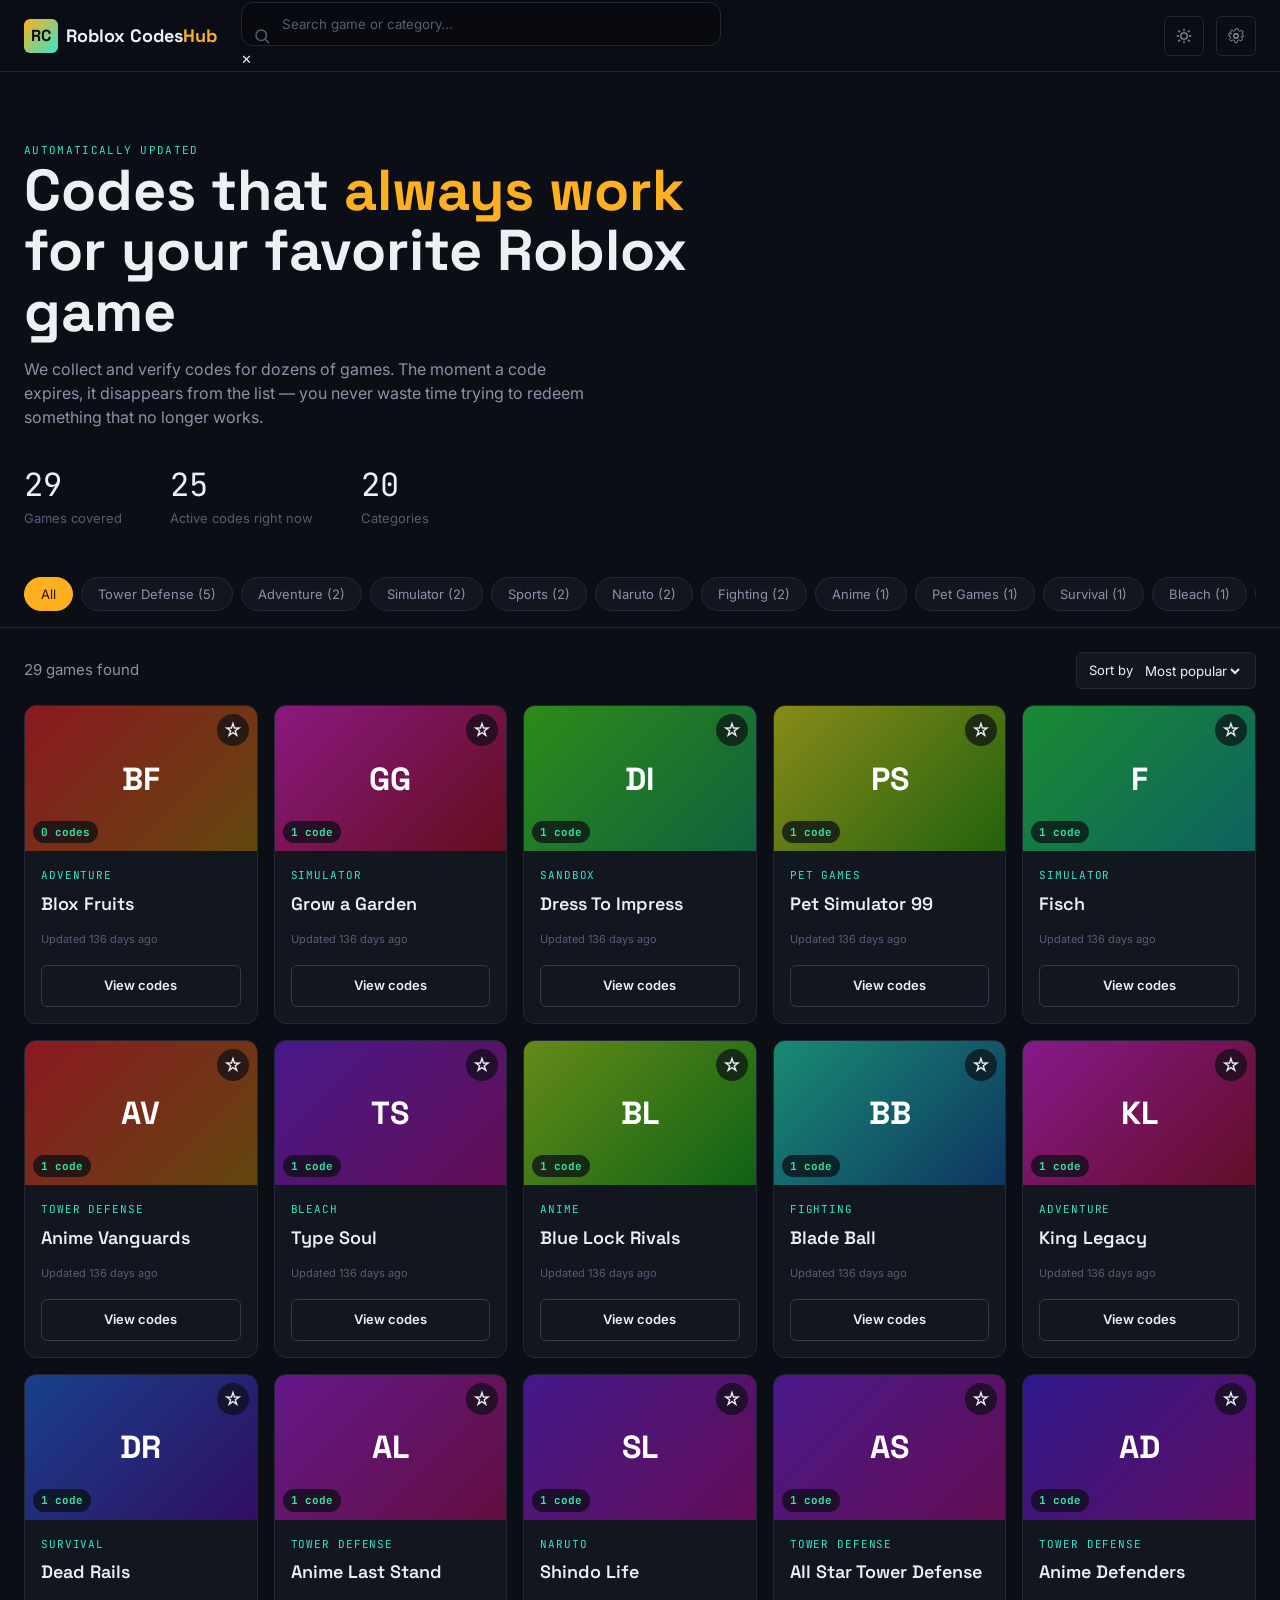
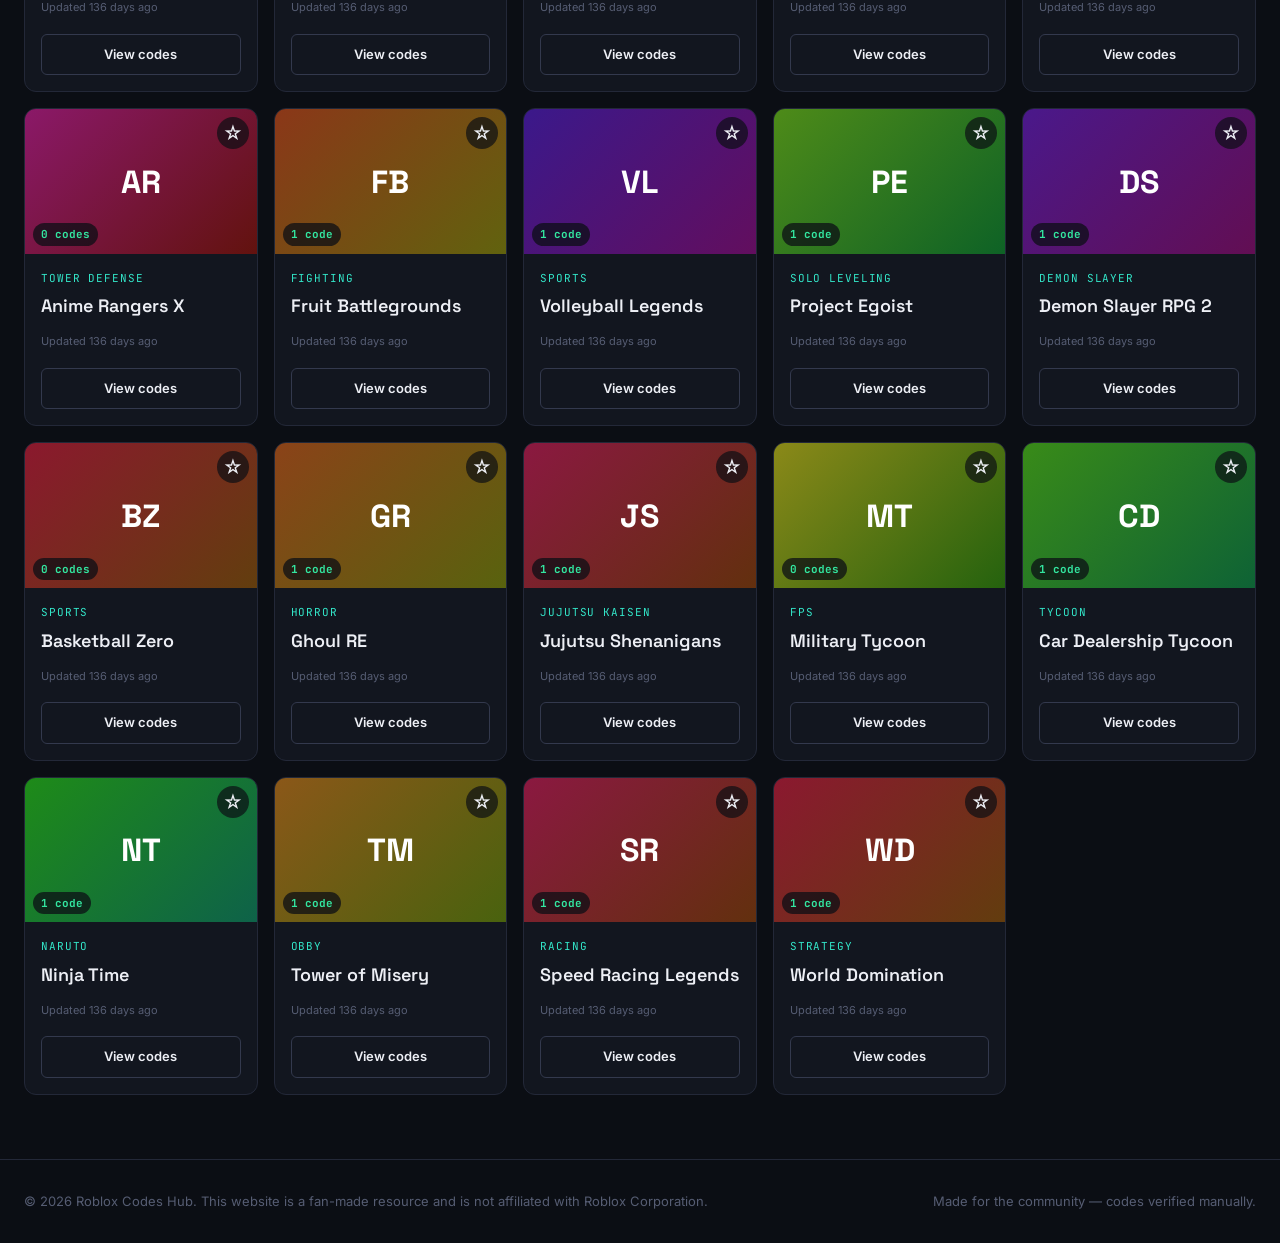
<file: index.html>
<!DOCTYPE html>
<html lang="en" dir="ltr">

<head>

<meta charset="UTF-8">

<meta 
name="viewport" 
content="width=device-width, initial-scale=1.0">


<title>
Roblox Codes Hub — Active codes updated daily
</title>


<meta 
name="description" 
content="Find active, verified codes for the most popular Roblox games: Blox Fruits, Grow a Garden, Pet Simulator 99, Fisch and dozens more. Codes are checked regularly and removed when they stop working.">


<meta 
name="robots" 
content="index, follow">


<meta 
name="author" 
content="Roblox Codes Hub">


<meta 
name="application-name" 
content="Roblox Codes Hub">


<meta 
name="apple-mobile-web-app-title" 
content="Roblox Codes Hub">


<meta 
name="format-detection" 
content="telephone=no">


<meta 
name="keywords" 
content="Roblox codes, Roblox promo codes, Blox Fruits codes, Grow a Garden codes, Pet Simulator 99 codes">



<link 
rel="canonical" 
href="https://1anxtz.github.io/Roblox-Codes-Hub/">



<meta 
name="theme-color" 
content="#0B0E14"
media="(prefers-color-scheme: dark)">



<meta 
name="theme-color" 
content="#F3F1EC"
media="(prefers-color-scheme: light)">





<!-- Open Graph -->


<meta 
property="og:type" 
content="website">


<meta 
property="og:title" 
content="Roblox Codes Hub — Active codes updated daily">


<meta 
property="og:description" 
content="Active, verified codes for dozens of popular Roblox games, always up to date.">


<meta 
property="og:url" 
content="https://1anxtz.github.io/Roblox-Codes-Hub/">


<meta 
property="og:site_name" 
content="Roblox Codes Hub">


<meta 
property="og:locale" 
content="en_US">


<meta 
property="og:image" 
content="https://1anxtz.github.io/Roblox-Codes-Hub/assets/og/og-image.png">


<meta 
property="og:image:type" 
content="image/png">


<meta 
property="og:image:width" 
content="1200">


<meta 
property="og:image:height" 
content="630">


<meta 
property="og:image:alt" 
content="Roblox Codes Hub — always-active codes for your favorite Roblox games">






<!-- Twitter Card -->


<meta 
name="twitter:card" 
content="summary_large_image">


<meta 
name="twitter:title" 
content="Roblox Codes Hub — Active codes updated daily">


<meta 
name="twitter:description" 
content="Active, verified codes for dozens of popular Roblox games, always up to date.">


<meta 
name="twitter:image" 
content="https://1anxtz.github.io/Roblox-Codes-Hub/assets/og/og-image.png">


<meta 
name="twitter:image:alt" 
content="Roblox Codes Hub — always-active codes for your favorite Roblox games">






<!-- Structured Data -->


<script type="application/ld+json">

{
  "@context": "https://schema.org",
  "@type": "WebSite",
  "name": "Roblox Codes Hub",
  "url": "https://1anxtz.github.io/Roblox-Codes-Hub/",
  "description": "Find active and verified Roblox game codes updated regularly.",
  "potentialAction": {
    "@type": "SearchAction",
    "target": "https://1anxtz.github.io/Roblox-Codes-Hub/?search={search_term_string}",
    "query-input": "required name=search_term_string"
  }
}

</script>





<link 
rel="icon" 
type="image/svg+xml" 
href="assets/images/favicon.svg">



<link 
rel="preconnect" 
href="https://fonts.googleapis.com">


<link 
rel="preconnect" 
href="https://fonts.gstatic.com" 
crossorigin>


<link 
rel="stylesheet"
href="https://fonts.googleapis.com/css2?family=Space+Grotesk:wght@500;600;700&family=Inter:wght@400;500;600&family=JetBrains+Mono:wght@500;600&display=swap">



<link 
rel="stylesheet" 
href="assets/css/styles.css">



</head>


<body><header class="site-header">


<div class="site-header__inner">



<a 
href="index.html" 
class="logo" 
aria-label="Roblox Codes Hub homepage">


<span 
class="logo__mark" 
aria-hidden="true">

RC

</span>



<span class="logo__text">

Roblox Codes<span>Hub</span>

</span>


</a>







<form 
class="search-bar"
role="search">



<svg
class="search-bar__icon"
width="18"
height="18"
viewBox="0 0 24 24"
fill="none"
aria-hidden="true">


<circle
cx="11"
cy="11"
r="7"
stroke="currentColor"
stroke-width="2"/>


<path
d="M21 21L16.65 16.65"
stroke="currentColor"
stroke-width="2"
stroke-linecap="round"/>


</svg>







<label
for="search-input"
class="visually-hidden">

Search game by name or category

</label>







<input

id="search-input"

type="search"

placeholder="Search game or category..."

autocomplete="off"

>







<button

id="search-clear"

class="search-bar__clear"

type="button"

aria-label="Clear search">


✕


</button>





</form>









<div class="header-actions">






<button

id="theme-toggle"

class="icon-btn"

aria-pressed="false"

aria-label="Toggle light/dark theme"

title="Toggle theme">





<svg

width="18"

height="18"

viewBox="0 0 24 24"

fill="none"

aria-hidden="true">





<path

d="M12 3V5M12 19V21M5 12H3M21 12H19M6.3 6.3L4.9 4.9M19.1 19.1L17.7 17.7M17.7 6.3L19.1 4.9M4.9 19.1L6.3 17.7"

stroke="currentColor"

stroke-width="1.7"

stroke-linecap="round"/>







<circle

cx="12"

cy="12"

r="4.3"

stroke="currentColor"

stroke-width="1.7"/>



</svg>


</button>









<a

href="admin.html"

class="icon-btn"

title="Admin panel"

aria-label="Admin panel">





<svg

width="18"

height="18"

viewBox="0 0 24 24"

fill="none"

aria-hidden="true">





<path

d="M12 15a3 3 0 100-6 3 3 0 000 6z"

stroke="currentColor"

stroke-width="1.7"/>







<path

d="M19.4 13a1.65 1.65 0 00.33 1.82l.06.06a2 2 0 11-2.83 2.83l-.06-.06a1.65 1.65 0 00-1.82-.33 1.65 1.65 0 00-1 1.51V19a2 2 0 11-4 0v-.09a1.65 1.65 0 00-1-1.51 1.65 1.65 0 00-1.82.33l-.06.06a2 2 0 11-2.83-2.83l.06-.06a1.65 1.65 0 00.33-1.82 1.65 1.65 0 00-1.51-1H4a2 2 0 110-4h.09A1.65 1.65 0 005.6 9.6a1.65 1.65 0 00-.33-1.82l-.06-.06a2 2 0 112.83-2.83l.06.06a1.65 1.65 0 001.82.33H10a1.65 1.65 0 001-1.51V4a2 2 0 114 0v.09a1.65 1.65 0 001 1.51 1.65 1.65 0 001.82-.33l.06-.06a2 2 0 112.83 2.83l-.06.06a1.65 1.65 0 00-.33 1.82V10c.63.19 1.51.6 1.51 1.51V13z"

stroke="currentColor"

stroke-width="1.3"/>



</svg>


</a>






</div>


</div>


</header>







<main>



<div class="container">



<section class="hero">



<span class="hero__eyebrow">

Automatically updated

</span>







<h1>

Codes that <em>always work</em> for your favorite Roblox game

</h1>







<p>

We collect and verify codes for dozens of games.
The moment a code expires, it disappears from the list —
you never waste time trying to redeem something that no longer works.

</p>







<div class="hero__stats">





<div>


<div 
class="hero__stat-value"
id="stat-games">

—

</div>



<div class="hero__stat-label">

Games covered

</div>


</div>








<div>


<div 
class="hero__stat-value"
id="stat-codes">

—

</div>



<div class="hero__stat-label">

Active codes right now

</div>


</div>








<div>


<div 
class="hero__stat-value"
id="stat-categories">

—

</div>



<div class="hero__stat-label">

Categories

</div>


</div>





</div>



</section>



</div></div>


</section>


</div>









<nav 
class="category-rail"
aria-label="Game categories">



<div class="container">



<div

class="category-rail__scroll"

id="category-rail"

role="tablist">


</div>



</div>


</nav>









<div class="container">






<div class="toolbar">





<span

class="toolbar__count"

id="result-count"

aria-live="polite">


</span>








<label class="sort-select">


Sort by






<select id="sort-select">



<option value="popular">

Most popular

</option>





<option value="recent">

Most recent

</option>





<option value="az">

Alphabetical

</option>



</select>



</label>



</div>









<div

class="game-grid"

id="game-grid"

aria-live="polite">


</div>









<div

class="empty-state"

id="empty-state"

hidden>





<div class="empty-state__icon">

🎮

</div>







<h3>

No games found

</h3>







<p>

Try searching for a different name or pick another category.

</p>





</div>







</div>





</main>









<footer class="site-footer">





<div class="container site-footer__inner">





<span>

© 2026 Roblox Codes Hub.
This website is a fan-made resource and is not affiliated with Roblox Corporation.

</span>







<span>

Made for the community — codes verified manually.

</span>





</div>





</footer>









<button

class="back-to-top"

id="back-to-top"

aria-label="Back to top">





<svg

width="18"

height="18"

viewBox="0 0 24 24"

fill="none"

aria-hidden="true">





<path

d="M12 19V5M12 5L5 12M12 5L19 12"

stroke="currentColor"

stroke-width="2.2"

stroke-linecap="round"

stroke-linejoin="round"/>





</svg>





</button>









<script

type="module"

src="assets/js/main.js">

</script>







</body>


</html>
</file>
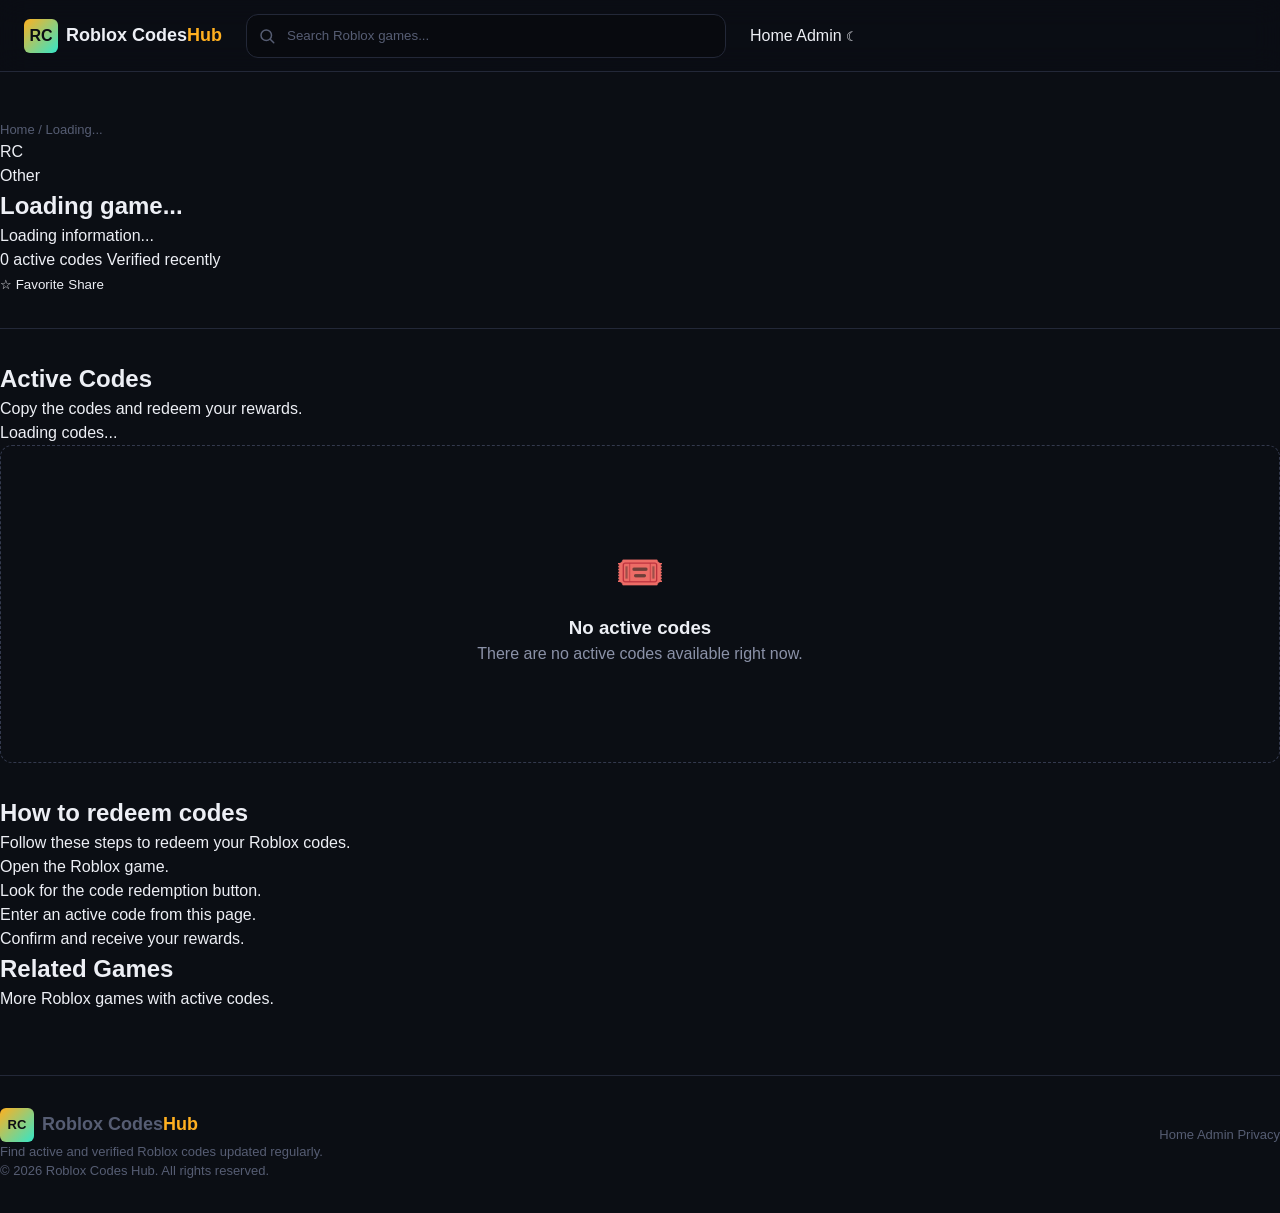
<file: game.html>
<!DOCTYPE html>
<html lang="en">

<head>

  <meta charset="UTF-8">

  <meta
    name="viewport"
    content="width=device-width, initial-scale=1.0"
  >

  <title id="page-title">
    Active Codes | Roblox Codes Hub
  </title>


  <meta
    id="meta-description"
    name="description"
    content="Find active and verified Roblox game codes updated regularly."
  >


  <!-- SEO -->

  <meta
    name="robots"
    content="index,follow"
  >

  <meta
    name="author"
    content="Roblox Codes Hub"
  >

  <meta
    name="application-name"
    content="Roblox Codes Hub"
  >

  <meta
    name="keywords"
    content="Roblox codes, Roblox promo codes, Blox Fruits codes, Grow a Garden codes, Anime Vanguards codes, Pet Simulator 99 codes"
  >


  <link
    id="canonical-link"
    rel="canonical"
    href="https://1anxtz.github.io/Roblox-Codes-Hub/game.html"
  >


  <meta
    name="theme-color"
    content="#0B0E14"
  >


  <!-- Open Graph -->

  <meta
    property="og:type"
    content="website"
  >

  <meta
    id="og-title"
    property="og:title"
    content="Active Codes | Roblox Codes Hub"
  >

  <meta
    id="og-description"
    property="og:description"
    content="Active and verified Roblox codes updated regularly."
  >

  <meta
    id="og-url"
    property="og:url"
    content="https://1anxtz.github.io/Roblox-Codes-Hub/game.html"
  >

  <meta
    property="og:site_name"
    content="Roblox Codes Hub"
  >

  <meta
    property="og:image"
    content="https://1anxtz.github.io/Roblox-Codes-Hub/assets/images/og-image.png"
  >


  <!-- Twitter -->

  <meta
    name="twitter:card"
    content="summary_large_image"
  >

  <meta
    id="twitter-title"
    name="twitter:title"
    content="Active Codes | Roblox Codes Hub"
  >

  <meta
    id="twitter-description"
    name="twitter:description"
    content="Active and verified Roblox codes updated regularly."
  >

  <meta
    name="twitter:image"
    content="https://1anxtz.github.io/Roblox-Codes-Hub/assets/images/og-image.png"
  >


  <link
    rel="icon"
    type="image/svg+xml"
    href="assets/images/favicon.svg"
  >


  <link
    rel="stylesheet"
    href="assets/css/styles.css"
  >


</head>


<body class="game-page">


<header class="site-header">

  <div class="site-header__inner">


    <a
      href="./"
      class="logo"
      aria-label="Roblox Codes Hub homepage"
    >

      <span
        class="logo__mark"
        aria-hidden="true"
      >
        RC
      </span>


      <span class="logo__text">

        Roblox Codes<span>Hub</span>

      </span>


    </a>



    <div class="search-bar">


      <svg
        class="search-bar__icon"
        width="18"
        height="18"
        viewBox="0 0 24 24"
        fill="none"
        aria-hidden="true"
      >

        <circle
          cx="11"
          cy="11"
          r="7"
          stroke="currentColor"
          stroke-width="2"
        />

        <path
          d="M21 21L16.65 16.65"
          stroke="currentColor"
          stroke-width="2"
          stroke-linecap="round"
        />

      </svg>


      <input
        id="search-input"
        class="search-bar__input"
        type="search"
        placeholder="Search Roblox games..."
        autocomplete="off"
        aria-label="Search Roblox games"
      >


    </div>



    <nav
      class="site-nav"
      aria-label="Main navigation"
    >

      <a
        href="./"
        class="site-nav__link"
      >
        Home
      </a>


      <a
        href="admin.html"
        class="site-nav__link"
      >
        Admin
      </a>


      <button
        id="theme-toggle"
        class="icon-button"
        type="button"
        aria-label="Toggle theme"
      >

        ☾

      </button>


    </nav>


  </div>


</header><main class="game-main">


  <section
    class="game-hero"
    id="game-hero"
  >


    <div class="game-hero__content">


      <div
        class="breadcrumb"
      >

        <a href="./">
          Home
        </a>


        <span>
          /
        </span>


        <span id="breadcrumb-name">
          Loading...
        </span>


      </div>



      <div class="game-header">


        <div
          id="game-thumb"
          class="game-thumb"
          aria-label="Game thumbnail"
        >

          <span>
            RC
          </span>


        </div>




        <div class="game-information">


          <div
            id="game-category"
            class="game-category"
          >

            Other

          </div>



          <h1
            id="game-name"
            class="game-title"
          >

            Loading game...

          </h1>



          <p
            id="game-desc"
            class="game-description"
          >

            Loading information...

          </p>



          <div class="game-stats">


            <span
              id="game-active-count"
              class="game-stat"
            >

              0 active codes

            </span>



            <span
              id="game-last-verified"
              class="game-stat"
            >

              Verified recently

            </span>


          </div>



          <div class="game-actions">


            <button
              id="fav-btn"
              class="button button--secondary"
              type="button"
              aria-pressed="false"
            >

              ☆ Favorite

            </button>



            <button
              id="share-btn"
              class="button button--primary"
              type="button"
            >

              Share

            </button>


          </div>


        </div>


      </div>


    </div>


  </section>




  <section
    class="codes-section"
  >


    <div class="section-header">


      <div>

        <h2>
          Active Codes
        </h2>


        <p>
          Copy the codes and redeem your rewards.
        </p>


      </div>



      <button
        id="reveal-expired"
        class="button button--secondary"
        type="button"
        hidden
      >

        Show expired codes

      </button>



    </div>




    <div
      id="ticket-grid"
      class="ticket-grid"
    >


      <div class="loading-state">

        Loading codes...

      </div>


    </div>



    <div
      id="codes-empty"
      class="empty-state"
    >

      <div class="empty-state__icon">
        🎟️
      </div>


      <h3>
        No active codes
      </h3>


      <p>
        There are no active codes available right now.
      </p>


    </div>



  </section>  <section
    class="redeem-section"
  >

    <div class="redeem-card">


      <h2>
        How to redeem codes
      </h2>


      <p>
        Follow these steps to redeem your Roblox codes.
      </p>



      <ol class="redeem-steps">


        <li>

          Open the Roblox game.

        </li>


        <li>

          Look for the code redemption button.

        </li>


        <li>

          Enter an active code from this page.

        </li>


        <li>

          Confirm and receive your rewards.

        </li>


      </ol>


    </div>


  </section>





  <section
    class="related-section"
    id="related-section"
  >


    <div class="section-header">


      <div>


        <h2>
          Related Games
        </h2>


        <p>
          More Roblox games with active codes.
        </p>


      </div>


    </div>




    <div
      class="game-grid"
      id="related-games"
    >



    </div>


  </section>




</main>





<button
  id="back-to-top"
  class="back-to-top"
  type="button"
  aria-label="Back to top"
>

  ↑

</button><footer class="site-footer">


  <div class="site-footer__inner">


    <div class="footer-brand">


      <div class="logo">


        <span
          class="logo__mark"
          aria-hidden="true"
        >

          RC

        </span>



        <span class="logo__text">

          Roblox Codes<span>Hub</span>

        </span>


      </div>



      <p>

        Find active and verified Roblox codes updated regularly.

      </p>


    </div>




    <div class="footer-links">


      <a href="./">

        Home

      </a>


      <a href="admin.html">

        Admin

      </a>


      <a href="#">

        Privacy

      </a>


    </div>



  </div>




  <div class="footer-bottom">


    ©

    <span id="current-year"></span>

    Roblox Codes Hub. All rights reserved.



  </div>



</footer>




<script
  type="module"
  src="assets/js/page-game.js"
></script>



<script>

  const year =
    document.getElementById('current-year');


  if (year) {

    year.textContent =
      new Date().getFullYear();

  }


</script>



</body>

</html>
</file>
<file: assets/css/styles.css>
@import url('tokens.css');

/* =========================================================
   ROBLOX CODES HUB — MAIN STYLES
   Fixed compatibility with ui.js
   ========================================================= */


/* ============ RESET ============ */

*,
*::before,
*::after {

  box-sizing:border-box;
  margin:0;
  padding:0;

}


html {

  scroll-behavior:smooth;

}


body {

  background:var(--bg-void);

  color:var(--text-primary);

  font-family:var(--font-body);

  font-size:var(--fs-base);

  line-height:1.5;

  min-height:100vh;

  transition:
    background var(--transition-med),
    color var(--transition-med);

}



img {

  max-width:100%;
  display:block;

}



a {

  color:inherit;
  text-decoration:none;

}



button {

  font-family:inherit;

  cursor:pointer;

  border:none;

  background:none;

  color:inherit;

}



input,
select {

  font-family:inherit;

}



ul {

  list-style:none;

}



:focus-visible {

  outline:
    2px solid var(--accent-cyan);

  outline-offset:2px;

}



.visually-hidden {

  position:absolute;

  width:1px;

  height:1px;

  overflow:hidden;

  clip:rect(0 0 0 0);

}



.container {

  max-width:var(--max-width);

  margin-inline:auto;

  padding-inline:var(--sp-5);

}





/* ============ HEADER ============ */


.site-header {

  position:sticky;

  top:0;

  z-index:50;

  height:var(--header-h);

  background:rgba(11,14,20,.85);

  backdrop-filter:blur(14px);

  border-bottom:1px solid var(--line);

}



:root[data-theme="light"] .site-header {

  background:rgba(243,241,236,.88);

}



.site-header__inner {

  max-width:var(--max-width);

  margin-inline:auto;

  padding-inline:var(--sp-5);

  height:100%;

  display:flex;

  align-items:center;

  gap:var(--sp-5);

}





.logo {

  display:flex;

  align-items:center;

  gap:var(--sp-2);

  flex-shrink:0;

}



.logo__mark {

  width:34px;

  height:34px;

  border-radius:var(--radius-sm);

  background:
    linear-gradient(
      135deg,
      var(--accent-amber),
      var(--accent-cyan)
    );

  display:flex;

  align-items:center;

  justify-content:center;

  font-family:var(--font-display);

  font-weight:700;

  color:#0B0E14;

}



.logo__text {

  font-family:var(--font-display);

  font-weight:700;

  font-size:var(--fs-md);

}



.logo__text span {

  color:var(--accent-amber);

}





.search-bar {

  flex:1;

  max-width:480px;

  position:relative;

}



.search-bar input {

  width:100%;

  height:44px;

  background:var(--bg-inset);

  border:1px solid var(--line);

  border-radius:var(--radius-md);

  padding:

    0
    var(--sp-4)
    0
    40px;

  color:var(--text-primary);

}



.search-bar input::placeholder {

  color:var(--text-faint);

}



.search-bar input:focus {

  border-color:var(--accent-amber);

  box-shadow:var(--shadow-glow-amber);

  outline:none;

}



.search-bar__icon {

  position:absolute;

  left:12px;

  top:50%;

  transform:translateY(-50%);

  color:var(--text-faint);

}





.header-actions {

  display:flex;

  align-items:center;

  gap:var(--sp-3);

  margin-left:auto;

}



.icon-btn {

  width:40px;

  height:40px;

  border-radius:var(--radius-sm);

  display:flex;

  align-items:center;

  justify-content:center;

  border:1px solid var(--line);

  color:var(--text-muted);

}



.icon-btn:hover {

  background:var(--bg-surface-raised);

  color:var(--text-primary);

}





/* ============ HERO ============ */


.hero {

  padding:

    var(--sp-8)
    0
    var(--sp-6);

  position:relative;

}



.hero__eyebrow {

  font-family:var(--font-mono);

  font-size:var(--fs-2xs);

  text-transform:uppercase;

  letter-spacing:.12em;

  color:var(--accent-cyan);

  margin-bottom:var(--sp-3);

}



.hero h1 {

  font-family:var(--font-display);

  font-size:clamp(
    2rem,
    4.5vw,
    var(--fs-3xl)
  );

  line-height:1.05;

  max-width:18ch;

  margin-bottom:var(--sp-4);

}



.hero h1 em {

  color:var(--accent-amber);

  font-style:normal;

}



.hero p {

  color:var(--text-muted);

  max-width:56ch;

}





.hero__stats {

  display:flex;

  gap:var(--sp-7);

  margin-top:var(--sp-6);

  flex-wrap:wrap;

}



.hero__stat-value {

  font-family:var(--font-mono);

  font-size:var(--fs-xl);

}



.hero__stat-label {

  color:var(--text-faint);

  font-size:var(--fs-xs);

}





/* ============ CATEGORY ============ */


.category-rail {

  padding:var(--sp-4) 0;

  border-bottom:1px solid var(--line);

}



.category-rail__scroll {

  display:flex;

  gap:var(--sp-2);

  overflow-x:auto;

}



.chip {

  flex-shrink:0;

  padding:

    8px
    16px;

  border-radius:999px;

  border:1px solid var(--line);

  background:var(--bg-surface);

  color:var(--text-muted);

  font-size:var(--fs-xs);

}



.chip:hover {

  border-color:var(--line-strong);

}



.chip.is-active {

  background:var(--accent-amber);

  color:#1A1200;

  border-color:var(--accent-amber);

}
/* ============ TOOLBAR ============ */


.toolbar {

  display:flex;

  align-items:center;

  justify-content:space-between;

  gap:var(--sp-4);

  padding:

    var(--sp-5)
    0
    var(--sp-4);

  flex-wrap:wrap;

}



.toolbar__count {

  color:var(--text-muted);

  font-size:var(--fs-sm);

}



.toolbar__count strong {

  color:var(--text-primary);

}



.sort-select {

  display:flex;

  align-items:center;

  gap:var(--sp-2);

  background:var(--bg-surface);

  border:1px solid var(--line);

  border-radius:var(--radius-sm);

  padding:

    8px
    12px;

  font-size:var(--fs-xs);

}



.sort-select select {

  background:transparent;

  border:none;

  color:var(--text-primary);

}





/* ============ GAME GRID ============ */


.game-grid {

  display:grid;

  grid-template-columns:

    repeat(
      auto-fill,
      minmax(220px,1fr)
    );

  gap:var(--sp-4);

  padding-bottom:var(--sp-8);

}





/* ============ GAME CARD ============ */


.game-card {

  background:var(--bg-surface);

  border:1px solid var(--line);

  border-radius:var(--radius-md);

  overflow:hidden;

  display:flex;

  flex-direction:column;

  position:relative;

  transition:

    transform var(--transition-med),

    border-color var(--transition-med),

    box-shadow var(--transition-med);

}



.game-card:hover {

  transform:translateY(-4px);

  border-color:var(--line-strong);

  box-shadow:var(--shadow-card);

}





.game-card__thumb-link {

  display:block;

}



.game-card__thumb {

  aspect-ratio:16/10;

  position:relative;

  display:flex;

  justify-content:center;

  align-items:center;

  overflow:hidden;

  font-family:var(--font-display);

  font-size:2rem;

  font-weight:700;

  color:white;

}



.game-card__thumb img {

  width:100%;

  height:100%;

  object-fit:cover;

}





.game-card__fav {

  position:absolute;

  top:8px;

  right:8px;

  width:32px;

  height:32px;

  border-radius:50%;

  background:rgba(11,14,20,.7);

  backdrop-filter:blur(5px);

  display:flex;

  justify-content:center;

  align-items:center;

  font-size:1.2rem;

}



.game-card__fav:hover {

  background:rgba(11,14,20,.9);

}



.game-card__fav.is-fav {

  color:var(--accent-amber);

}





.game-card__badge-count {

  position:absolute;

  left:8px;

  bottom:8px;

  background:rgba(11,14,20,.75);

  padding:

    3px
    8px;

  border-radius:999px;

  color:var(--status-active);

  font-family:var(--font-mono);

  font-size:var(--fs-2xs);

}





.game-card__body {

  padding:var(--sp-4);

  display:flex;

  flex-direction:column;

  gap:6px;

  flex:1;

}



.game-card__category {

  font-family:var(--font-mono);

  color:var(--accent-cyan);

  font-size:var(--fs-2xs);

  text-transform:uppercase;

  letter-spacing:.08em;

}



.game-card__name {

  font-family:var(--font-display);

  font-size:var(--fs-md);

  font-weight:600;

}



.game-card__meta {

  margin-top:auto;

  padding-top:var(--sp-2);

  color:var(--text-faint);

  font-size:var(--fs-2xs);

}





.game-card__cta {

  margin-top:var(--sp-3);

  width:100%;

  padding:10px;

  text-align:center;

  border-radius:var(--radius-sm);

  border:1px solid var(--line-strong);

  font-size:var(--fs-xs);

  font-weight:600;

}



.game-card__cta:hover {

  background:var(--accent-amber);

  border-color:var(--accent-amber);

  color:#1A1200;

}





/* ============ EMPTY STATE ============ */


.empty-state {

  text-align:center;

  padding:

    var(--sp-9)
    var(--sp-4);

  color:var(--text-muted);

  border:

    1px dashed var(--line-strong);

  border-radius:var(--radius-md);

}



.empty-state__icon {

  font-size:2.5rem;

  margin-bottom:var(--sp-3);

}



.empty-state h3 {

  font-family:var(--font-display);

  color:var(--text-primary);

}



.empty-state[hidden] {

  display:none;

}





/* ============ FAVORITE STATE ============ */


.game-card__fav[aria-pressed="true"] {

  color:var(--accent-amber);

}



.game-card__fav[aria-pressed="true"]:hover {

  color:#ffd36a;

}/* =========================================================
   GAME PAGE
   ========================================================= */


.game-hero {

  display:grid;

  grid-template-columns:

    280px
    1fr;

  gap:var(--sp-6);

  padding:

    var(--sp-6)
    0;

  border-bottom:1px solid var(--line);

}



.game-hero__thumb {

  aspect-ratio:4/3;

  border-radius:var(--radius-md);

  display:flex;

  align-items:center;

  justify-content:center;

  font-family:var(--font-display);

  font-size:3rem;

  font-weight:700;

  color:white;

  overflow:hidden;

}



.game-hero__thumb img {

  width:100%;

  height:100%;

  object-fit:cover;

}



.game-hero__info h1 {

  font-family:var(--font-display);

  font-size:var(--fs-2xl);

  margin:

    var(--sp-2)
    0
    var(--sp-3);

}



.game-hero__desc {

  color:var(--text-muted);

  max-width:68ch;

  margin-bottom:var(--sp-4);

}



.game-hero__meta-row {

  display:flex;

  gap:var(--sp-6);

  flex-wrap:wrap;

  margin-bottom:var(--sp-4);

}



.game-hero__actions {

  display:flex;

  gap:var(--sp-3);

}





/* BUTTONS */


.btn {

  display:inline-flex;

  align-items:center;

  gap:8px;

  padding:

    10px
    18px;

  border-radius:var(--radius-sm);

  font-size:var(--fs-sm);

  font-weight:600;

}



.btn--primary {

  background:var(--accent-amber);

  color:#1A1200;

}



.btn--primary:hover {

  box-shadow:var(--shadow-glow-amber);

}



.btn--ghost {

  border:1px solid var(--line-strong);

}



.btn--ghost:hover {

  background:var(--bg-surface-raised);

}





/* =========================================================
   CODES SECTION
   ========================================================= */


.codes-section {

  padding:

    var(--sp-6)
    0;

}



.codes-section__head {

  display:flex;

  justify-content:space-between;

  align-items:center;

  flex-wrap:wrap;

  gap:var(--sp-3);

  margin-bottom:var(--sp-4);

}



.codes-section h2 {

  font-family:var(--font-display);

  font-size:var(--fs-lg);

}





/* =========================================================
   UI.JS CODE CARDS
   ========================================================= */


.ticket-grid {

  display:grid;

  grid-template-columns:

    repeat(
      auto-fill,
      minmax(260px,1fr)
    );

  gap:var(--sp-5);

}





.code-card {

  position:relative;

  background:var(--bg-surface);

  border:1px solid var(--line);

  border-radius:var(--radius-md);

  padding:var(--sp-4);

  display:flex;

  flex-direction:column;

  gap:var(--sp-4);

  overflow:hidden;

  transition:

    transform var(--transition-fast),

    border-color var(--transition-fast),

    box-shadow var(--transition-fast);

}



.code-card:hover {

  transform:translateY(-3px);

  border-color:var(--line-strong);

  box-shadow:var(--shadow-card);

}





.code-card__top {

  display:flex;

  justify-content:space-between;

  align-items:center;

}





.code-card__status {

  display:inline-flex;

  align-items:center;

  padding:

    4px
    10px;

  border-radius:999px;

  font-family:var(--font-mono);

  font-size:var(--fs-2xs);

  font-weight:600;

  text-transform:uppercase;

  letter-spacing:.06em;

}





.status-active {

  color:var(--status-active);

  background:var(--status-active-bg);

}



.status-expiring {

  color:var(--status-expiring);

  background:var(--status-expiring-bg);

}



.status-expired {

  color:var(--status-expired);

  background:var(--status-expired-bg);

}





.code-card__value {

  display:block;

  background:var(--bg-inset);

  border:

    1px dashed
    var(--line-strong);

  border-radius:var(--radius-sm);

  padding:

    14px;

  color:var(--text-primary);

  font-family:var(--font-mono);

  font-size:var(--fs-lg);

  font-weight:600;

  letter-spacing:.05em;

  word-break:break-all;

}





.code-card__copy {

  width:100%;

  padding:10px;

  border-radius:var(--radius-sm);

  border:1px solid var(--line-strong);

  font-size:var(--fs-xs);

  font-weight:600;

  transition:all var(--transition-fast);

}



.code-card__copy:hover {

  background:var(--accent-cyan);

  border-color:var(--accent-cyan);

  color:#04211D;

}





/* OLD TICKET COMPATIBILITY */

.ticket {

  position:relative;

  background:var(--bg-surface);

  border:1px solid var(--line);

  border-radius:var(--radius-md);

}





.ticket.is-expired {

  opacity:.55;

}





.codes-empty {

  display:none;

  padding:var(--sp-6);

  text-align:center;

  color:var(--text-muted);

  border:

    1px dashed
    var(--line-strong);

  border-radius:var(--radius-md);

}



.codes-empty.is-visible {

  display:block;

}





/* =========================================================
   HOW TO REDEEM
   ========================================================= */


.howto {

  padding:

    var(--sp-6)
    0
    var(--sp-8);

}



.howto h2 {

  font-family:var(--font-display);

  margin-bottom:var(--sp-4);

}



.howto__steps {

  display:grid;

  grid-template-columns:

    repeat(
      auto-fit,
      minmax(200px,1fr)
    );

  gap:var(--sp-4);

}



.howto__step {

  background:var(--bg-surface);

  border:1px solid var(--line);

  border-radius:var(--radius-md);

  padding:var(--sp-4);

}



.howto__step-num {

  color:var(--accent-amber);

  font-family:var(--font-mono);

  font-size:var(--fs-xs);

}



.howto__step p {

  color:var(--text-muted);

  font-size:var(--fs-sm);

}/* =========================================================
   FOOTER
   ========================================================= */


.site-footer {

  border-top:1px solid var(--line);

  padding:

    var(--sp-6)
    0;

  color:var(--text-faint);

  font-size:var(--fs-xs);

}



.site-footer__inner {

  display:flex;

  justify-content:space-between;

  align-items:center;

  flex-wrap:wrap;

  gap:var(--sp-3);

}





/* =========================================================
   BACK TO TOP
   ========================================================= */


.back-to-top {

  position:fixed;

  right:24px;

  bottom:24px;

  width:46px;

  height:46px;

  border-radius:50%;

  background:var(--accent-amber);

  color:#1A1200;

  display:flex;

  justify-content:center;

  align-items:center;

  box-shadow:var(--shadow-card);

  opacity:0;

  pointer-events:none;

  transform:translateY(10px);

  transition:

    all var(--transition-med);

  z-index:40;

}



.back-to-top.is-visible {

  opacity:1;

  pointer-events:auto;

  transform:translateY(0);

}





/* =========================================================
   TOAST — UI.JS
   ========================================================= */


.toast {

  position:fixed;

  left:50%;

  bottom:24px;

  transform:

    translateX(-50%)
    translateY(20px);

  background:var(--bg-surface-raised);

  border:1px solid var(--line-strong);

  padding:

    12px
    20px;

  border-radius:var(--radius-sm);

  box-shadow:var(--shadow-card);

  color:var(--text-primary);

  font-size:var(--fs-sm);

  opacity:0;

  pointer-events:none;

  transition:

    all var(--transition-med);

  z-index:100;

}



.toast.show {

  opacity:1;

  transform:

    translateX(-50%)
    translateY(0);

}



.toast[data-type="error"] {

  border-color:var(--status-expired);

}





/* =========================================================
   BREADCRUMB
   ========================================================= */


.breadcrumb {

  padding:

    var(--sp-4)
    0
    0;

  font-size:var(--fs-xs);

  color:var(--text-faint);

}



.breadcrumb a:hover {

  color:var(--text-muted);

}





/* =========================================================
   LIGHT THEME FIX
   ui.js usa data-theme
   ========================================================= */


:root[data-theme="light"] {

  color-scheme:light;

}



:root[data-theme="dark"] {

  color-scheme:dark;

}





/* =========================================================
   REDUCED MOTION
   ========================================================= */


@media (prefers-reduced-motion:reduce) {


  *,
  *::before,
  *::after {

    animation-duration:.01ms !important;

    animation-iteration-count:1 !important;

    transition-duration:.01ms !important;

    scroll-behavior:auto !important;

  }


}





/* =========================================================
   RESPONSIVE
   ========================================================= */


@media(max-width:900px) {


  .game-hero {

    grid-template-columns:1fr;

  }


  .game-hero__thumb {

    max-width:240px;

  }


}



@media(max-width:720px) {


  .site-header {

    height:auto;

  }



  .site-header__inner {

    padding-block:12px;

    gap:var(--sp-3);

    flex-wrap:wrap;

  }



  .logo__text {

    display:none;

  }



  .search-bar {

    order:3;

    flex-basis:100%;

    max-width:none;

  }



  .header-actions {

    margin-left:auto;

  }



  .hero {

    padding-top:var(--sp-6);

  }



  .hero__stats {

    gap:var(--sp-5);

  }



  .game-grid {

    grid-template-columns:

      repeat(
        auto-fill,
        minmax(160px,1fr)
      );

  }



  .ticket-grid {

    grid-template-columns:1fr;

  }



  .code-card__value {

    font-size:var(--fs-base);

  }



  .game-hero__actions {

    flex-direction:column;

  }



  .btn {

    width:100%;

    justify-content:center;

  }



  .toolbar {

    align-items:flex-start;

    flex-direction:column;

  }



}





@media(max-width:420px) {


  .container {

    padding-inline:var(--sp-4);

  }



  .game-grid {

    grid-template-columns:1fr;

  }



  .back-to-top {

    right:16px;

    bottom:16px;

  }


}
</file>
